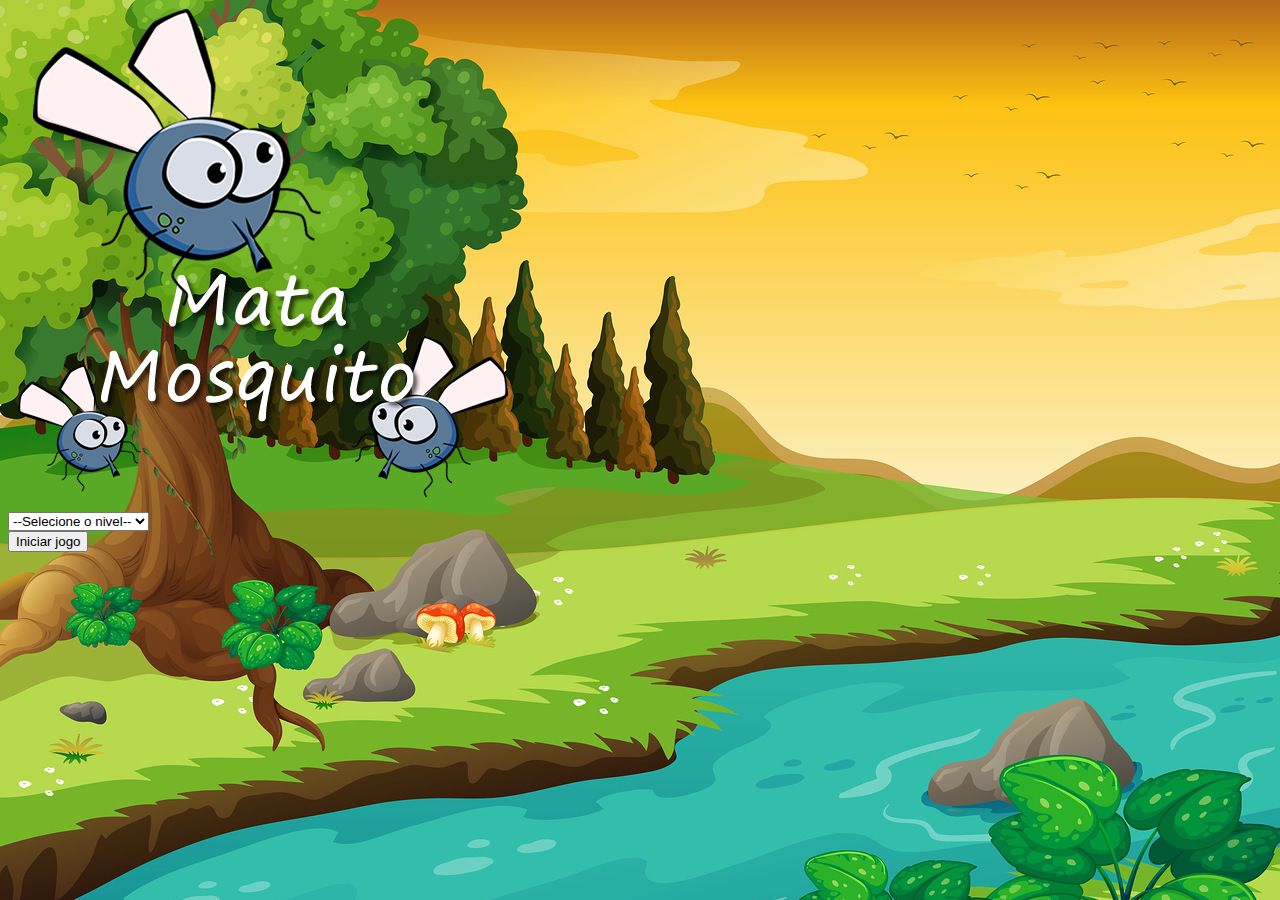
<file: index.html>
<!DOCTYPE html>
<html lang="en">
<head>
    <meta charset="UTF-8">
    <meta http-equiv="X-UA-Compatible" content="IE=edge">
    <meta name="viewport" content="width=device-width, initial-scale=1.0">
    <title>Document</title>
    <link href="https://cdn.jsdelivr.net/npm/bootstrap@5.0.0-beta3/dist/css/bootstrap.min.css" rel="stylesheet" integrity="sha384-eOJMYsd53ii+scO/bJGFsiCZc+5NDVN2yr8+0RDqr0Ql0h+rP48ckxlpbzKgwra6" crossorigin="anonymous">
    <link rel="stylesheet" type="text/css" href="static/style.css">
    <script>
        function iniciarJogo(){
            var nivel = document.getElementById('nivel').value
            if( nivel === ''){
                alert('Selecione um nível para iniciar o jogo')
                return false
            }
             window.location.href = "app.html?" + nivel
        }
    </script>
</head>
<body>
    <div class="container">
        <div class="row">
            <div class="col">
                <div class="d-flex justify-content-center">
                    <img src="imagens/game.png">
                </div>
            </div>
        </div>
        <div class="row">
            <div class="col">
                <div class="d-flex justify-content-center">
                    <div class="mb-2" >
                        <select class="form-control" id="nivel">
                            <option value="">--Selecione o nivel--</option>
                            <option value="normal">Normal</option>
                            <option value="dificil">Dificil</option>
                            <option value="chucknorris">Chuck Norris</option>
                        </select>
                    </div>
                </div>
            </div>
        </div>


        <div class="row">
            <div class="col">
                <div class="d-flex justify-content-center">
                    <button type="button" class="btn btn-danger btn-lg" onclick="iniciarJogo()">Iniciar jogo</button>
                </div>
            </div>
        </div>

    </div>
</body>
</html>
</file>
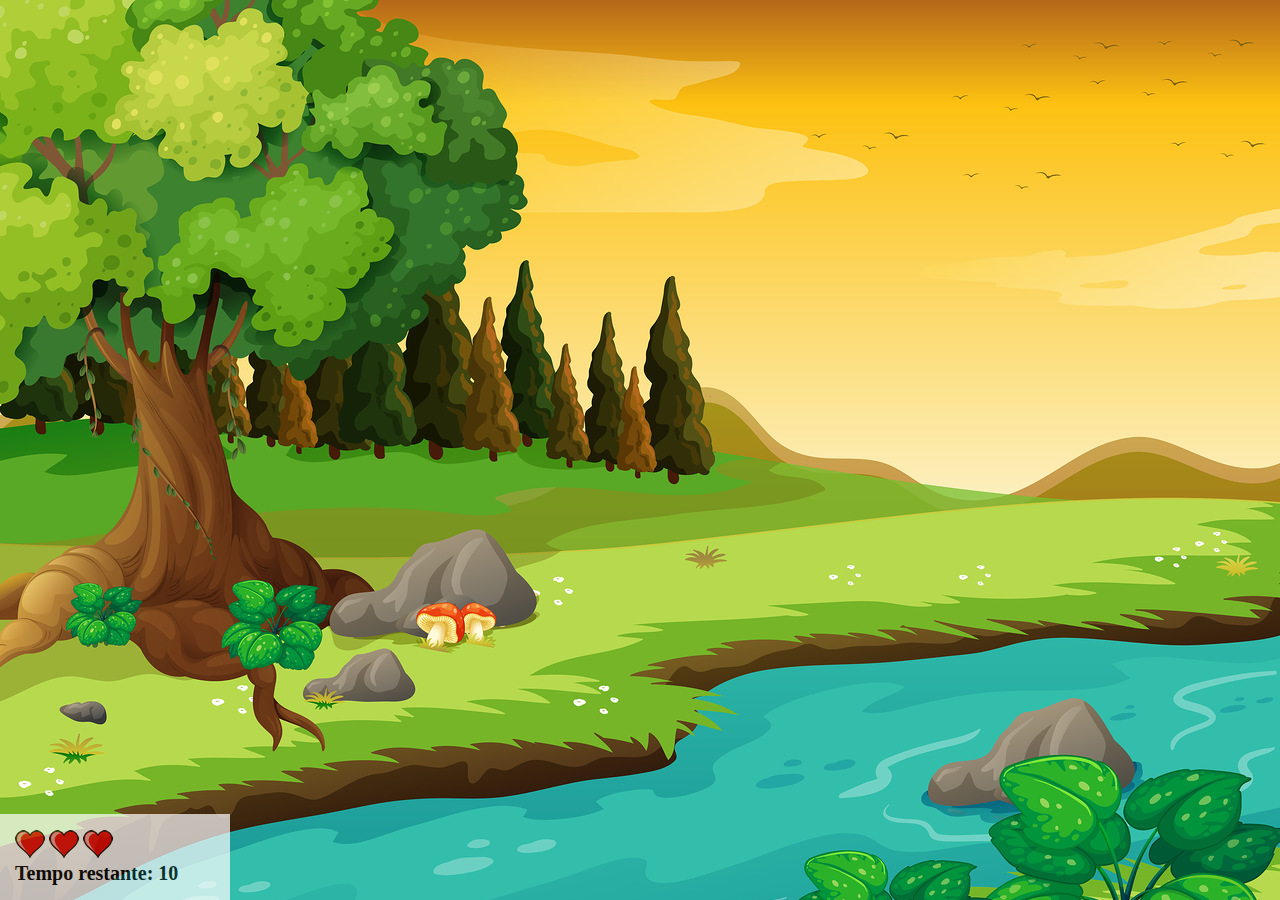
<file: app.html>
<!DOCTYPE html>
<html lang="en">
<head>
    <meta charset="UTF-8">
    <meta http-equiv="X-UA-Compatible" content="IE=edge">
    <meta name="viewport" content="width=device-width, initial-scale=1.0">
    <title>Mata mosquito</title>
    <link rel="stylesheet" type="text/css" href="static/style.css">
    
    <script  type="text/javaScript" src="jogo.js"> </script>
</head>
<body  ajustaTamanho() >
    <div class="painel">
        <div class="life">
            <img id="l1"src="imagens/coracao_cheio.png">
            <img id="l2"src="imagens/coracao_cheio.png">
            <img id="l3"src="imagens/coracao_cheio.png">
        </div>
        <div class="cronometro"> Tempo restante: <span id="cronometro"></span> 

        </div>
    </div>
    <script>
        document.getElementById('cronometro').innerHTML = tmp

       var criaMosca = setInterval(function() {posicaoRandomica()},criaMoscaTempo)
    </script>
</body>
</html>
</file>
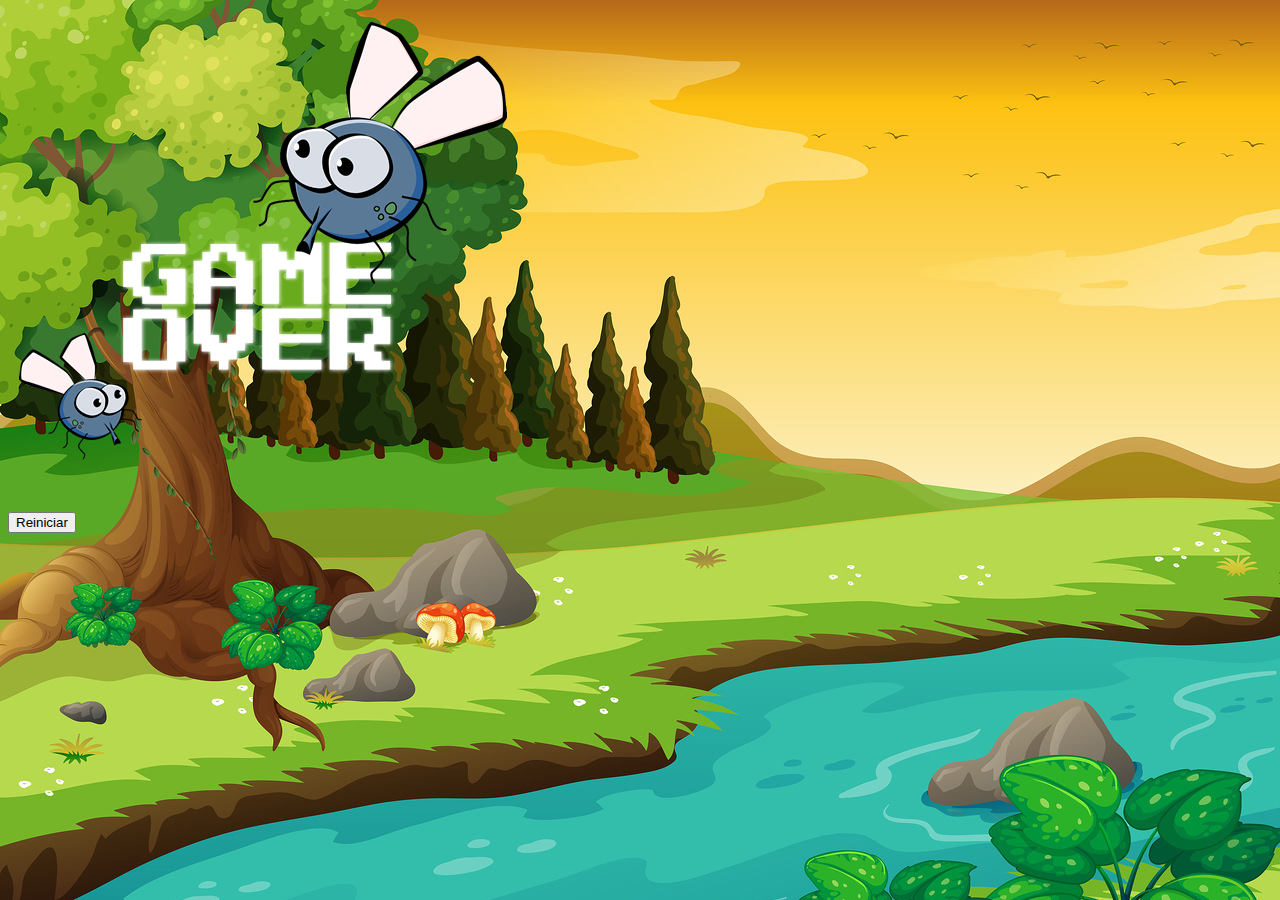
<file: gameOver.html>
<!DOCTYPE html>
<html lang="en">
<head>
    <meta charset="UTF-8">
    <meta http-equiv="X-UA-Compatible" content="IE=edge">
    <meta name="viewport" content="width=device-width, initial-scale=1.0">
    <title>Document</title>
    <link href="https://cdn.jsdelivr.net/npm/bootstrap@5.0.0-beta3/dist/css/bootstrap.min.css" rel="stylesheet" integrity="sha384-eOJMYsd53ii+scO/bJGFsiCZc+5NDVN2yr8+0RDqr0Ql0h+rP48ckxlpbzKgwra6" crossorigin="anonymous">
    <link rel="stylesheet" type="text/css" href="static/style.css">
</head>
<body>
    <div class="container">
        <div class="row">
            <div class="col">
                <div class="d-flex justify-content-center">
                    <img src="imagens/game_over.png">
                </div>
            </div>
        </div>
        <div class="row">
            <div class="col">
                <div class="d-flex justify-content-center">
                    <button type="button" class="btn btn-dark btn-lg" onclick="window.location.href = 'index.html' ">Reiniciar</button>
                </div>
            </div>
        </div>

    </div>
</body>
</html>
</file>
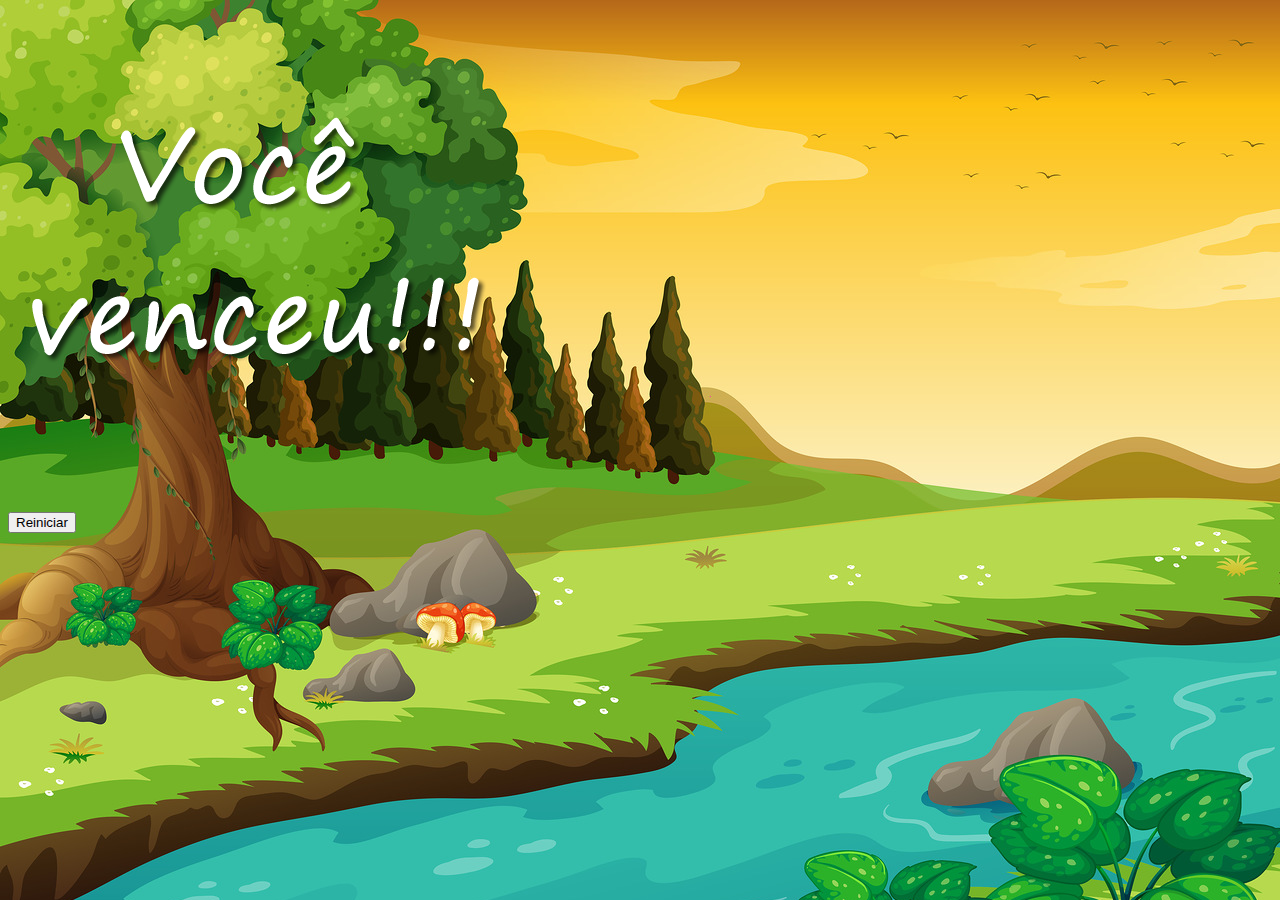
<file: vitoria.html>
<!DOCTYPE html>
<html lang="en">
<head>
    <meta charset="UTF-8">
    <meta http-equiv="X-UA-Compatible" content="IE=edge">
    <meta name="viewport" content="width=device-width, initial-scale=1.0">
    <title>Document</title>
    <link href="https://cdn.jsdelivr.net/npm/bootstrap@5.0.0-beta3/dist/css/bootstrap.min.css" rel="stylesheet" integrity="sha384-eOJMYsd53ii+scO/bJGFsiCZc+5NDVN2yr8+0RDqr0Ql0h+rP48ckxlpbzKgwra6" crossorigin="anonymous">
    <link rel="stylesheet" type="text/css" href="static/style.css">
</head>
<body>
    <div class="container">
        <div class="row">
            <div class="col">
                <div class="d-flex justify-content-center">
                    <img src="imagens/vitoria.png">
                </div>
            </div>
        </div>
        <div class="row">
            <div class="col">
                <div class="d-flex justify-content-center">
                    <button type="button" class="btn btn-dark btn-lg" onclick="window.location.href = 'index.html' ">Reiniciar</button>
                </div>
            </div>
        </div>

    </div>
</body>
</html>
</file>
<file: static/style.css>
html{
    cursor: url(../imagens/mata_mosca.png) 30 30, auto;
}

body{ 
    background-image: url(../imagens/bg.jpg);
    background-repeat: no-repeat;
    background-attachment: fixed;
    background-size: cover;

}
.mosca1{
    width: 60px;
    height: 60px;
}
.mosca2{
    width: 70px;
    height: 70px;
}
.mosca3{
    width: 80px;
    height: 80px;
}
.ladoA{
    transform: scaleX(1);
}
.ladoB{
    transform: scaleX(-1);
}
.painel {
    position: absolute;
    width: 200px;
    padding: 15px;
    bottom: 0px;
    left: 0px;
    border-top: 1px solid #fff;
    background-color: #fff;
    opacity: 0.7;
}
.life{

    float: left;
}
.cronometro{
    float: left;
    font-size: 20px;
    font-weight: bold;
}
</file>
